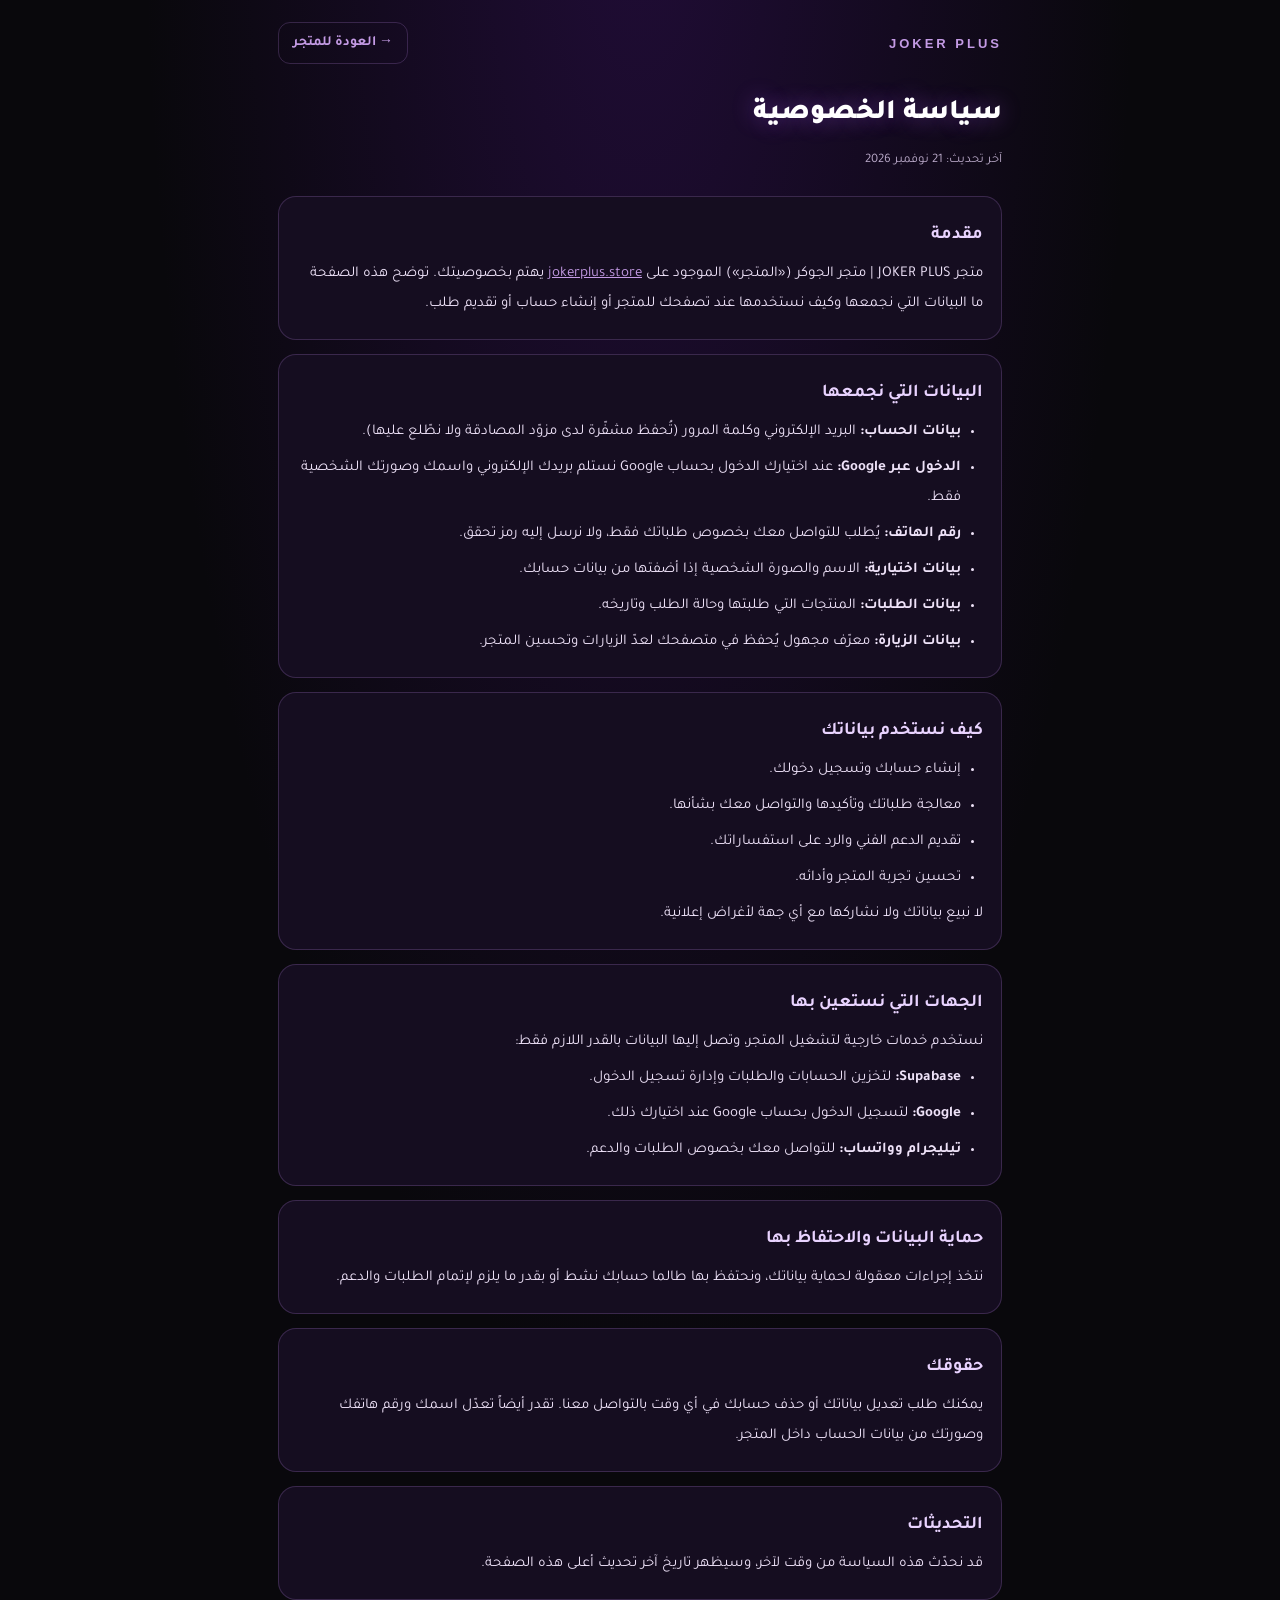
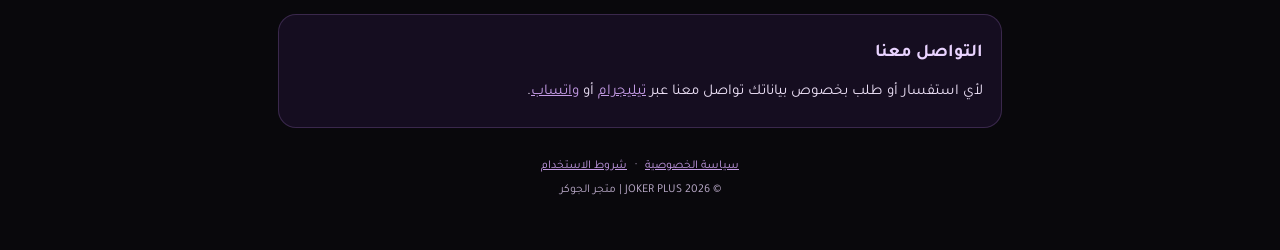
<file: privacy.html>
<!DOCTYPE html>
<html lang="ar" dir="rtl">
<head>
<meta charset="UTF-8">
<meta name="viewport" content="width=device-width, initial-scale=1, viewport-fit=cover">
<meta name="theme-color" content="#09080c">
<title>سياسة الخصوصية | JOKER PLUS</title>
<link href="https://fonts.googleapis.com/css2?family=Tajawal:wght@400;500;700;800;900&display=swap" rel="stylesheet">
<style>
:root{--bg:#09080c;--card:#150d20;--line:#a77ad040;--txt:#eee2f8;--mut:#b9a9c8;--acc:#c49be5}
*{box-sizing:border-box}
html{-webkit-text-size-adjust:100%}
body{margin:0;background:radial-gradient(ellipse at 50% -10%,#35105c88,transparent 55%),var(--bg);color:var(--txt);
font:16px/2 Tajawal,Arial,sans-serif;padding:env(safe-area-inset-top,0) 0 env(safe-area-inset-bottom,0)}
.wrap{max-width:760px;margin:0 auto;padding:22px 18px 48px}
.top{display:flex;align-items:center;justify-content:space-between;gap:10px;margin-bottom:22px}
.brand{font:900 13px Arial,sans-serif;letter-spacing:3px;color:var(--acc);direction:ltr}
.back{color:var(--acc);text-decoration:none;font-size:14px;font-weight:700;border:1px solid var(--line);border-radius:12px;padding:6px 14px}
h1{margin:6px 0 6px;font-size:28px;font-weight:900;color:#fff;text-shadow:0 0 22px #a855f777}
.upd{color:var(--mut);font-size:13px;margin:0 0 22px}
section{background:var(--card);border:1px solid var(--line);border-radius:18px;padding:6px 18px 14px;margin:0 0 14px}
h2{font-size:18px;color:#e9d3ff;margin:14px 0 2px}
p,li{color:var(--txt);font-size:15px;margin:6px 0}
ul{padding-inline-start:22px;margin:6px 0}
a{color:var(--acc)}
.foot{text-align:center;color:var(--mut);font-size:12px;margin-top:26px}
.foot a{margin:0 8px}
</style>
</head>
<body>
<div class="wrap">
<div class="top"><div class="brand">JOKER PLUS</div><a class="back" href="https://jokerplus.store">→ العودة للمتجر</a></div>
<h1>سياسة الخصوصية</h1>
<p class="upd">آخر تحديث: 21 نوفمبر 2026</p>

<section><h2>مقدمة</h2>
<p>متجر JOKER PLUS | متجر الجوكر («المتجر») الموجود على <a href="https://jokerplus.store">jokerplus.store</a> يهتم بخصوصيتك. توضح هذه الصفحة ما البيانات التي نجمعها وكيف نستخدمها عند تصفحك للمتجر أو إنشاء حساب أو تقديم طلب.</p></section>

<section><h2>البيانات التي نجمعها</h2>
<ul>
<li><b>بيانات الحساب:</b> البريد الإلكتروني وكلمة المرور (تُحفظ مشفّرة لدى مزوّد المصادقة ولا نطّلع عليها).</li>
<li><b>الدخول عبر Google:</b> عند اختيارك الدخول بحساب Google نستلم بريدك الإلكتروني واسمك وصورتك الشخصية فقط.</li>
<li><b>رقم الهاتف:</b> يُطلب للتواصل معك بخصوص طلباتك فقط، ولا نرسل إليه رمز تحقق.</li>
<li><b>بيانات اختيارية:</b> الاسم والصورة الشخصية إذا أضفتها من بيانات حسابك.</li>
<li><b>بيانات الطلبات:</b> المنتجات التي طلبتها وحالة الطلب وتاريخه.</li>
<li><b>بيانات الزيارة:</b> معرّف مجهول يُحفظ في متصفحك لعدّ الزيارات وتحسين المتجر.</li>
</ul></section>

<section><h2>كيف نستخدم بياناتك</h2>
<ul>
<li>إنشاء حسابك وتسجيل دخولك.</li>
<li>معالجة طلباتك وتأكيدها والتواصل معك بشأنها.</li>
<li>تقديم الدعم الفني والرد على استفساراتك.</li>
<li>تحسين تجربة المتجر وأدائه.</li>
</ul>
<p>لا نبيع بياناتك ولا نشاركها مع أي جهة لأغراض إعلانية.</p></section>

<section><h2>الجهات التي نستعين بها</h2>
<p>نستخدم خدمات خارجية لتشغيل المتجر، وتصل إليها البيانات بالقدر اللازم فقط:</p>
<ul>
<li><b>Supabase:</b> لتخزين الحسابات والطلبات وإدارة تسجيل الدخول.</li>
<li><b>Google:</b> لتسجيل الدخول بحساب Google عند اختيارك ذلك.</li>
<li><b>تيليجرام وواتساب:</b> للتواصل معك بخصوص الطلبات والدعم.</li>
</ul></section>

<section><h2>حماية البيانات والاحتفاظ بها</h2>
<p>نتخذ إجراءات معقولة لحماية بياناتك، ونحتفظ بها طالما حسابك نشط أو بقدر ما يلزم لإتمام الطلبات والدعم.</p></section>

<section><h2>حقوقك</h2>
<p>يمكنك طلب تعديل بياناتك أو حذف حسابك في أي وقت بالتواصل معنا. تقدر أيضاً تعدّل اسمك ورقم هاتفك وصورتك من بيانات الحساب داخل المتجر.</p></section>

<section><h2>التحديثات</h2>
<p>قد نحدّث هذه السياسة من وقت لآخر، وسيظهر تاريخ آخر تحديث أعلى هذه الصفحة.</p></section>
<section><h2>التواصل معنا</h2>
<p>لأي استفسار أو طلب بخصوص بياناتك تواصل معنا عبر <a href="https://t.me/jokerplus3" rel="noopener">تيليجرام</a> أو <a href="https://wa.me/96566985873" rel="noopener">واتساب</a>.</p></section>
<div class="foot"><a href="/privacy.html">سياسة الخصوصية</a>·<a href="/terms.html">شروط الاستخدام</a><br>© 2026 JOKER PLUS | متجر الجوكر</div>
</div>
</body>
</html>
</file>
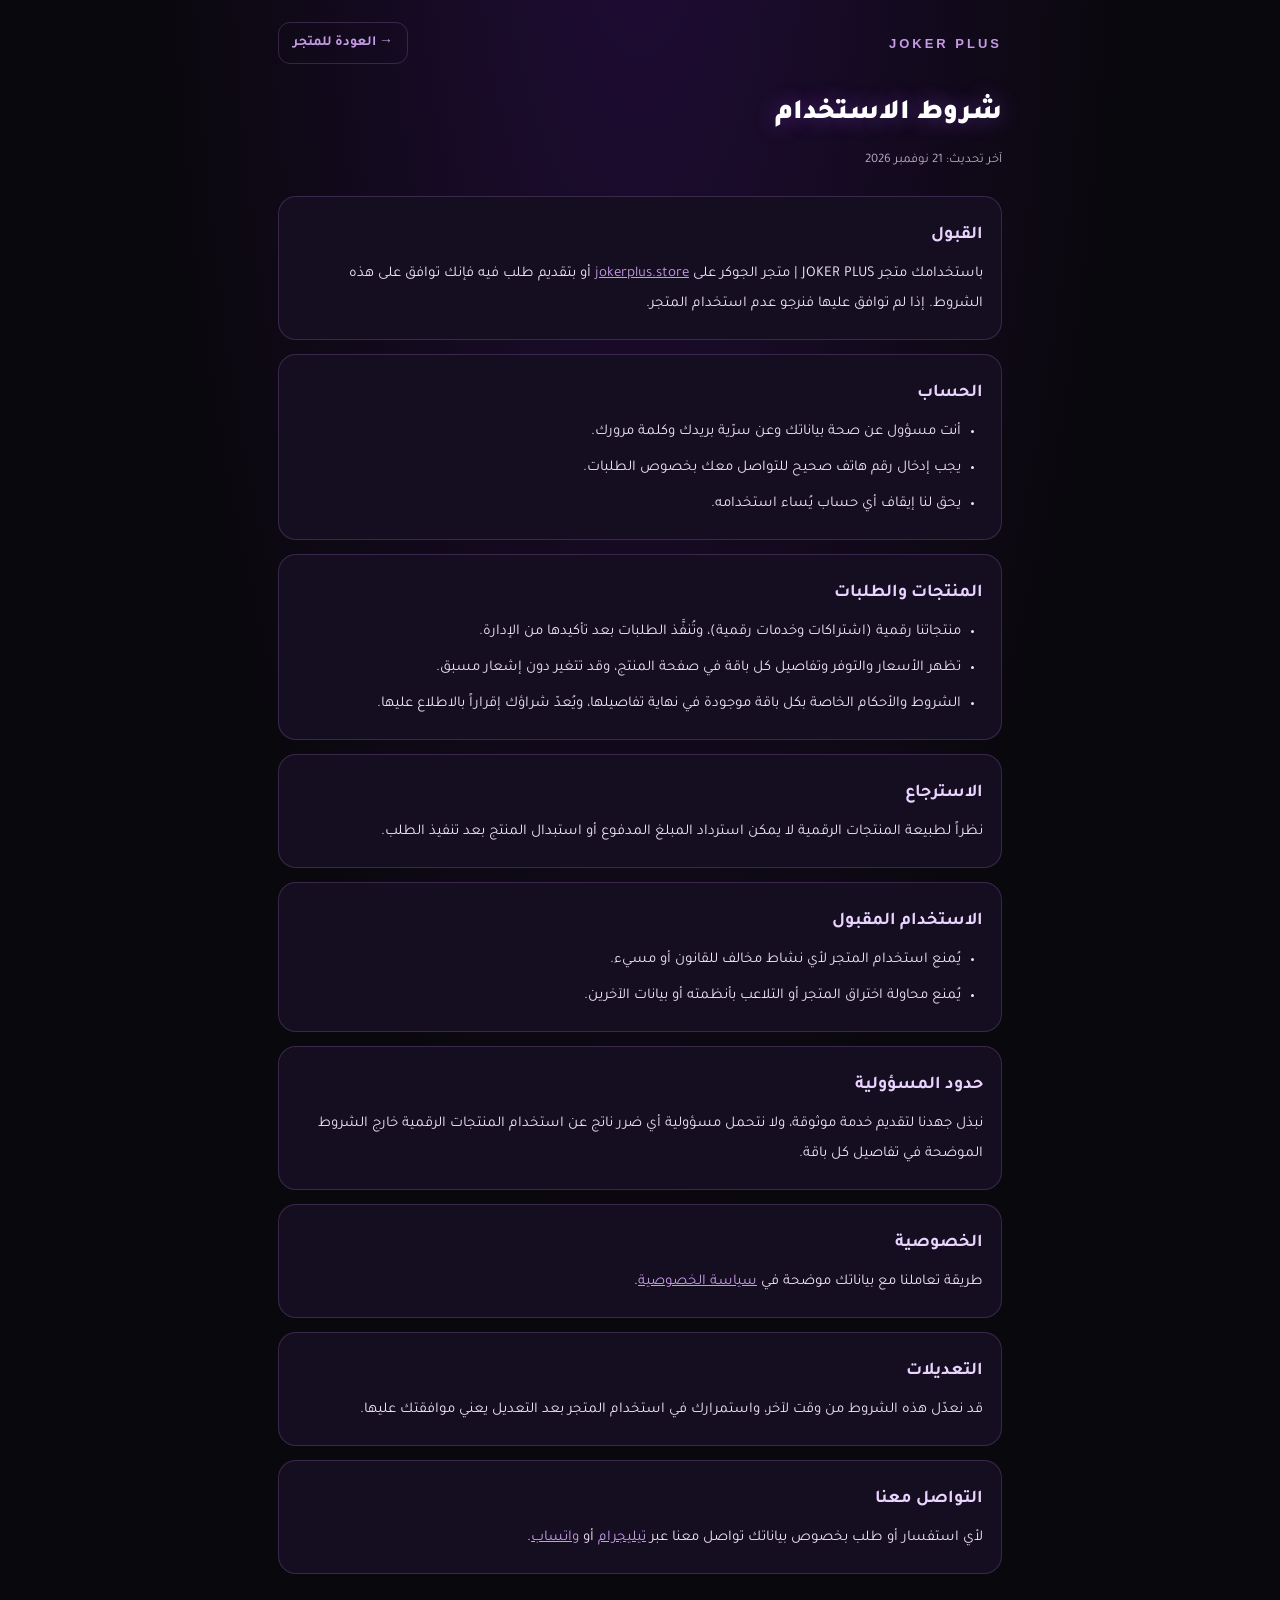
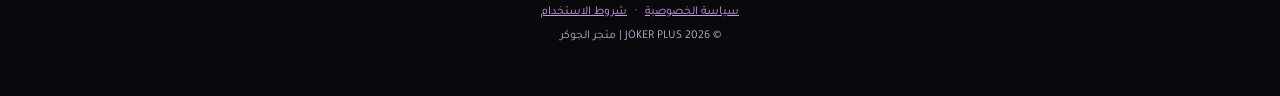
<file: terms.html>
<!DOCTYPE html>
<html lang="ar" dir="rtl">
<head>
<meta charset="UTF-8">
<meta name="viewport" content="width=device-width, initial-scale=1, viewport-fit=cover">
<meta name="theme-color" content="#09080c">
<title>شروط الاستخدام | JOKER PLUS</title>
<link href="https://fonts.googleapis.com/css2?family=Tajawal:wght@400;500;700;800;900&display=swap" rel="stylesheet">
<style>
:root{--bg:#09080c;--card:#150d20;--line:#a77ad040;--txt:#eee2f8;--mut:#b9a9c8;--acc:#c49be5}
*{box-sizing:border-box}
html{-webkit-text-size-adjust:100%}
body{margin:0;background:radial-gradient(ellipse at 50% -10%,#35105c88,transparent 55%),var(--bg);color:var(--txt);
font:16px/2 Tajawal,Arial,sans-serif;padding:env(safe-area-inset-top,0) 0 env(safe-area-inset-bottom,0)}
.wrap{max-width:760px;margin:0 auto;padding:22px 18px 48px}
.top{display:flex;align-items:center;justify-content:space-between;gap:10px;margin-bottom:22px}
.brand{font:900 13px Arial,sans-serif;letter-spacing:3px;color:var(--acc);direction:ltr}
.back{color:var(--acc);text-decoration:none;font-size:14px;font-weight:700;border:1px solid var(--line);border-radius:12px;padding:6px 14px}
h1{margin:6px 0 6px;font-size:28px;font-weight:900;color:#fff;text-shadow:0 0 22px #a855f777}
.upd{color:var(--mut);font-size:13px;margin:0 0 22px}
section{background:var(--card);border:1px solid var(--line);border-radius:18px;padding:6px 18px 14px;margin:0 0 14px}
h2{font-size:18px;color:#e9d3ff;margin:14px 0 2px}
p,li{color:var(--txt);font-size:15px;margin:6px 0}
ul{padding-inline-start:22px;margin:6px 0}
a{color:var(--acc)}
.foot{text-align:center;color:var(--mut);font-size:12px;margin-top:26px}
.foot a{margin:0 8px}
</style>
</head>
<body>
<div class="wrap">
<div class="top"><div class="brand">JOKER PLUS</div><a class="back" href="https://jokerplus.store">→ العودة للمتجر</a></div>
<h1>شروط الاستخدام</h1>
<p class="upd">آخر تحديث: 21 نوفمبر 2026</p>

<section><h2>القبول</h2>
<p>باستخدامك متجر JOKER PLUS | متجر الجوكر على <a href="https://jokerplus.store">jokerplus.store</a> أو بتقديم طلب فيه فإنك توافق على هذه الشروط. إذا لم توافق عليها فنرجو عدم استخدام المتجر.</p></section>

<section><h2>الحساب</h2>
<ul>
<li>أنت مسؤول عن صحة بياناتك وعن سرّية بريدك وكلمة مرورك.</li>
<li>يجب إدخال رقم هاتف صحيح للتواصل معك بخصوص الطلبات.</li>
<li>يحق لنا إيقاف أي حساب يُساء استخدامه.</li>
</ul></section>

<section><h2>المنتجات والطلبات</h2>
<ul>
<li>منتجاتنا رقمية (اشتراكات وخدمات رقمية)، وتُنفَّذ الطلبات بعد تأكيدها من الإدارة.</li>
<li>تظهر الأسعار والتوفر وتفاصيل كل باقة في صفحة المنتج، وقد تتغير دون إشعار مسبق.</li>
<li>الشروط والأحكام الخاصة بكل باقة موجودة في نهاية تفاصيلها، ويُعدّ شراؤك إقراراً بالاطلاع عليها.</li>
</ul></section>

<section><h2>الاسترجاع</h2>
<p>نظراً لطبيعة المنتجات الرقمية لا يمكن استرداد المبلغ المدفوع أو استبدال المنتج بعد تنفيذ الطلب.</p></section>

<section><h2>الاستخدام المقبول</h2>
<ul>
<li>يُمنع استخدام المتجر لأي نشاط مخالف للقانون أو مسيء.</li>
<li>يُمنع محاولة اختراق المتجر أو التلاعب بأنظمته أو بيانات الآخرين.</li>
</ul></section>

<section><h2>حدود المسؤولية</h2>
<p>نبذل جهدنا لتقديم خدمة موثوقة، ولا نتحمل مسؤولية أي ضرر ناتج عن استخدام المنتجات الرقمية خارج الشروط الموضحة في تفاصيل كل باقة.</p></section>

<section><h2>الخصوصية</h2>
<p>طريقة تعاملنا مع بياناتك موضحة في <a href="/privacy.html">سياسة الخصوصية</a>.</p></section>

<section><h2>التعديلات</h2>
<p>قد نعدّل هذه الشروط من وقت لآخر، واستمرارك في استخدام المتجر بعد التعديل يعني موافقتك عليها.</p></section>
<section><h2>التواصل معنا</h2>
<p>لأي استفسار أو طلب بخصوص بياناتك تواصل معنا عبر <a href="https://t.me/jokerplus3" rel="noopener">تيليجرام</a> أو <a href="https://wa.me/96566985873" rel="noopener">واتساب</a>.</p></section>
<div class="foot"><a href="/privacy.html">سياسة الخصوصية</a>·<a href="/terms.html">شروط الاستخدام</a><br>© 2026 JOKER PLUS | متجر الجوكر</div>
</div>
</body>
</html>
</file>
